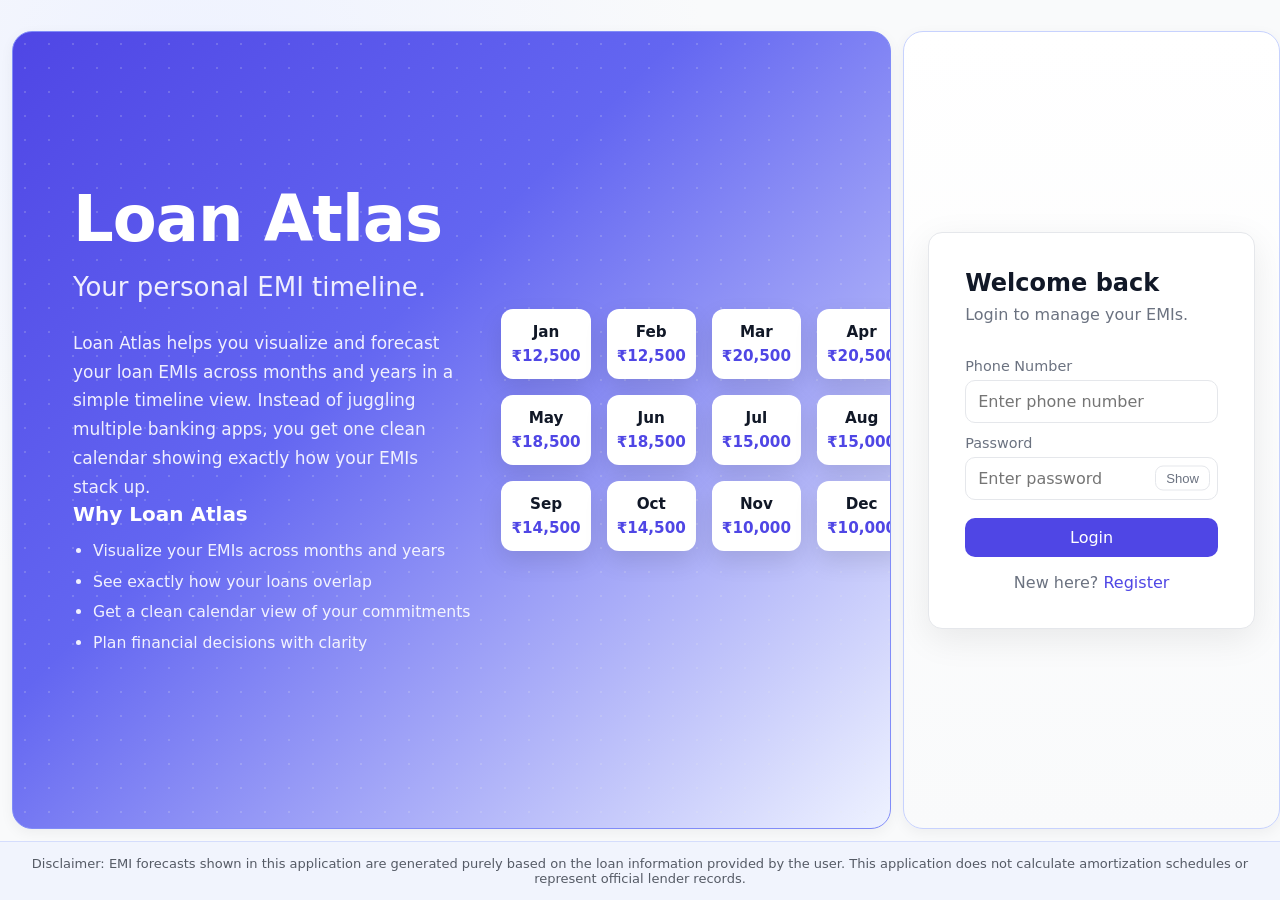
<file: src/main/resources/static/index.html>
﻿<!doctype html>
<html lang="en">
<head>
  <meta charset="UTF-8" />
  <meta name="viewport" content="width=device-width, initial-scale=1.0" />
  <title>Loan Atlas</title>
  <script>
    (function () {
      var token = localStorage.getItem('token');
      window.location.replace(token ? 'app.html' : 'login.html');
    })();
  </script>
</head>
<body></body>
</html>
</file>
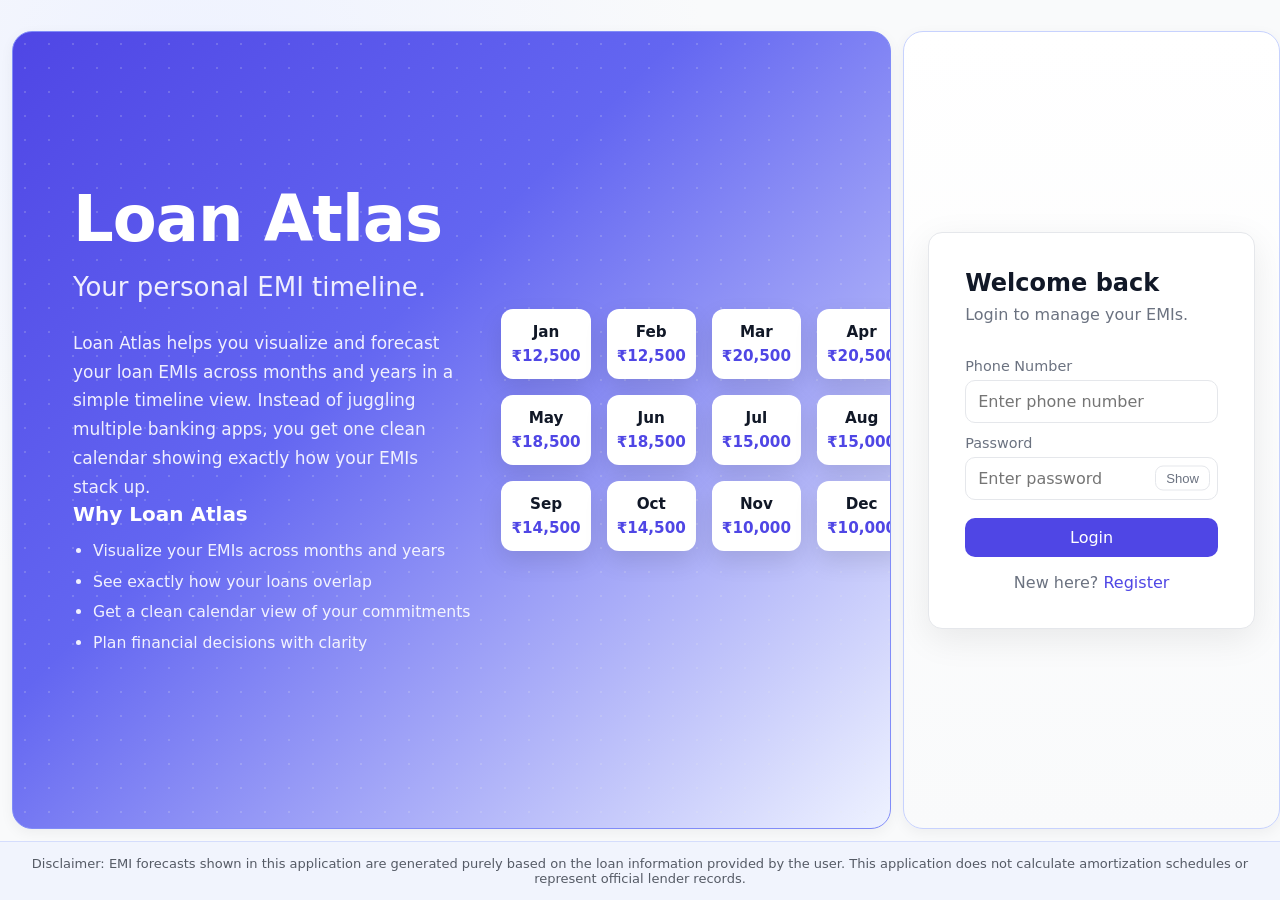
<file: src/main/resources/static/app.html>
﻿<!doctype html>
<html lang="en">
<head>
  <meta charset="UTF-8" />
  <meta name="viewport" content="width=device-width, initial-scale=1.0" />
  <title>Loan Atlas</title>
  <link rel="stylesheet" href="css/styles.css" />
</head>
<body class="app-page">
  <div id="alertContainer" class="alert-stack floating"></div>

  <div class="app-shell">
    <aside class="sidebar" id="sidebar">
      <div class="brand">Loan Atlas</div>
      <nav class="nav-menu">
        <button type="button" class="nav-item active" data-view="loans">Loans</button>
        <button type="button" class="nav-item" data-view="calendar">Calendar</button>
        <button type="button" class="nav-item logout" id="logoutBtn">Logout</button>
      </nav>
    </aside>

    <main class="main-content">
      <header class="topbar card">
        <button type="button" id="sidebarToggle" class="icon-btn" aria-label="Toggle menu">Menu</button>
        <div>
          <h1 id="viewTitle">Hi there, here are all your loans.</h1>
          <p class="muted" id="viewSubtitle">Add, update, close, or remove loans to keep your EMI timeline accurate.</p>
        </div>
      </header>

      <section id="loansSection" class="content-view">
        <div class="section-header">
          <h2>Your Loans</h2>
          <button id="addLoanBtn" class="btn btn-primary" type="button">Add Loan</button>
        </div>
        <div class="card table-wrap">
          <table class="data-table">
            <thead>
              <tr>
                <th>Loan Name</th>
                <th>Provider</th>
                <th>EMI Amount</th>
                <th>Start Date</th>
                <th>Tenure</th>
                <th>Status</th>
                <th>Details</th>
              </tr>
            </thead>
            <tbody id="loansTableBody"></tbody>
          </table>
        </div>
      </section>

      <section id="calendarSection" class="content-view hidden">
        <div class="section-header">
          <h2>Yearly EMI Forecast</h2>
          <div class="year-controls">
            <button type="button" class="btn btn-light year-nav-btn" id="prevYearBtn" aria-label="Previous year">&larr;</button>
            <span id="calendarYear" class="year-pill"></span>
            <button type="button" class="btn btn-light year-nav-btn" id="nextYearBtn" aria-label="Next year">&rarr;</button>
          </div>
        </div>
        <div id="calendarGrid" class="calendar-grid"></div>
      </section>

      <footer class="global-footer">
        Disclaimer: EMI forecasts shown in this application are generated purely based on the loan information provided by the user. This application does not calculate amortization schedules or represent official lender records.
      </footer>
    </main>
  </div>

  <div class="modal hidden" id="loanModal" role="dialog" aria-modal="true" aria-labelledby="loanModalTitle">
    <div class="modal-card">
      <div class="modal-head">
        <h3 id="loanModalTitle">Add Loan</h3>
        <button type="button" class="icon-btn" data-close-modal="loanModal">X</button>
      </div>
      <form id="loanForm" novalidate>
        <input type="hidden" id="loanId" />

        <label class="field-label" for="loanName">Loan Name</label>
        <input id="loanName" name="loanName" type="text" required />

        <label class="field-label" for="providerName">Provider Name</label>
        <input id="providerName" name="providerName" type="text" required />
        <div class="loan-inline-grid">
          <div>
            <label class="field-label" for="emiAmount">EMI Amount</label>
            <input id="emiAmount" name="emiAmount" type="number" min="1" step="0.01" required />
          </div>
          <div>
            <label class="field-label" for="startDate">Start Date</label>
            <input id="startDate" name="startDate" type="date" required />
          </div>
          <div>
            <label class="field-label" for="tenureMonths">Tenure (months)</label>
            <input id="tenureMonths" name="tenureMonths" type="number" min="1" required />
          </div>
        </div>

        <div class="modal-actions">
          <button type="button" class="btn btn-light" data-close-modal="loanModal">Cancel</button>
          <button id="loanSubmitBtn" type="submit" class="btn btn-primary">Save</button>
        </div>
      </form>
    </div>
  </div>

  <div class="modal hidden" id="closeLoanModal" role="dialog" aria-modal="true" aria-labelledby="closeLoanTitle">
    <div class="modal-card">
      <div class="modal-head">
        <h3 id="closeLoanTitle">Close Loan</h3>
        <button type="button" class="icon-btn" data-close-modal="closeLoanModal">X</button>
      </div>
      <form id="closeLoanForm" novalidate>
        <input type="hidden" id="closeLoanId" />

        <label class="field-label" for="closedDate">Closed Date</label>
        <input id="closedDate" name="closedDate" type="date" required />

        <div class="modal-actions">
          <button type="button" class="btn btn-light" data-close-modal="closeLoanModal">Cancel</button>
          <button id="closeLoanSubmitBtn" type="submit" class="btn btn-primary">Close Loan</button>
        </div>
      </form>
    </div>
  </div>

  <div class="modal hidden" id="monthModal" role="dialog" aria-modal="true" aria-labelledby="monthModalTitle">
    <div class="modal-card">
      <div class="modal-head">
        <h3 id="monthModalTitle">Month Breakdown</h3>
        <button type="button" class="icon-btn" data-close-modal="monthModal">X</button>
      </div>
      <div class="card table-wrap inner month-breakdown-wrap">
        <table class="data-table">
          <thead>
            <tr>
              <th>Loan Name</th>
              <th>EMI Amount</th>
            </tr>
          </thead>
          <tbody id="monthBreakdownBody"></tbody>
        </table>
      </div>
    </div>
  </div>

  <script type="module">
    import { initUi, bindAppNavigation } from './js/ui.js';
    import { requireAuth, logout, loadCurrentUser } from './js/auth.js';
    import { initLoans } from './js/loans.js';
    import { initCalendar } from './js/calendar.js';

    requireAuth();
    initUi();

    const loansApi = initLoans();
    const calendarApi = initCalendar();
    let userName = 'there';

    const headerMap = {
      loans: {
        title: () => `Hi ${userName}, here are all your loans.`,
        subtitle: 'Add, update, close, or remove loans to keep your EMI timeline accurate.'
      },
      calendar: {
        title: () => `Hi ${userName}, here is your Loan EMI calendar.`,
        subtitle: 'See how your EMIs are distributed across the year.'
      }
    };

    function updateHeader(view) {
      const title = document.getElementById('viewTitle');
      const subtitle = document.getElementById('viewSubtitle');
      const config = headerMap[view] || headerMap.loans;
      title.textContent = config.title();
      subtitle.textContent = config.subtitle;
    }

    bindAppNavigation(async (view) => {
      updateHeader(view);
      if (view === 'loans') {
        await loansApi.load();
      }
      if (view === 'calendar') {
        await calendarApi.loadYear();
      }
    });

    document.getElementById('logoutBtn').addEventListener('click', logout);

    loadCurrentUser().then((user) => {
      if (user && user.name) {
        userName = user.name;
      }
      updateHeader('loans');
    });

    loansApi.load();
  </script>
</body>
</html>
</file>
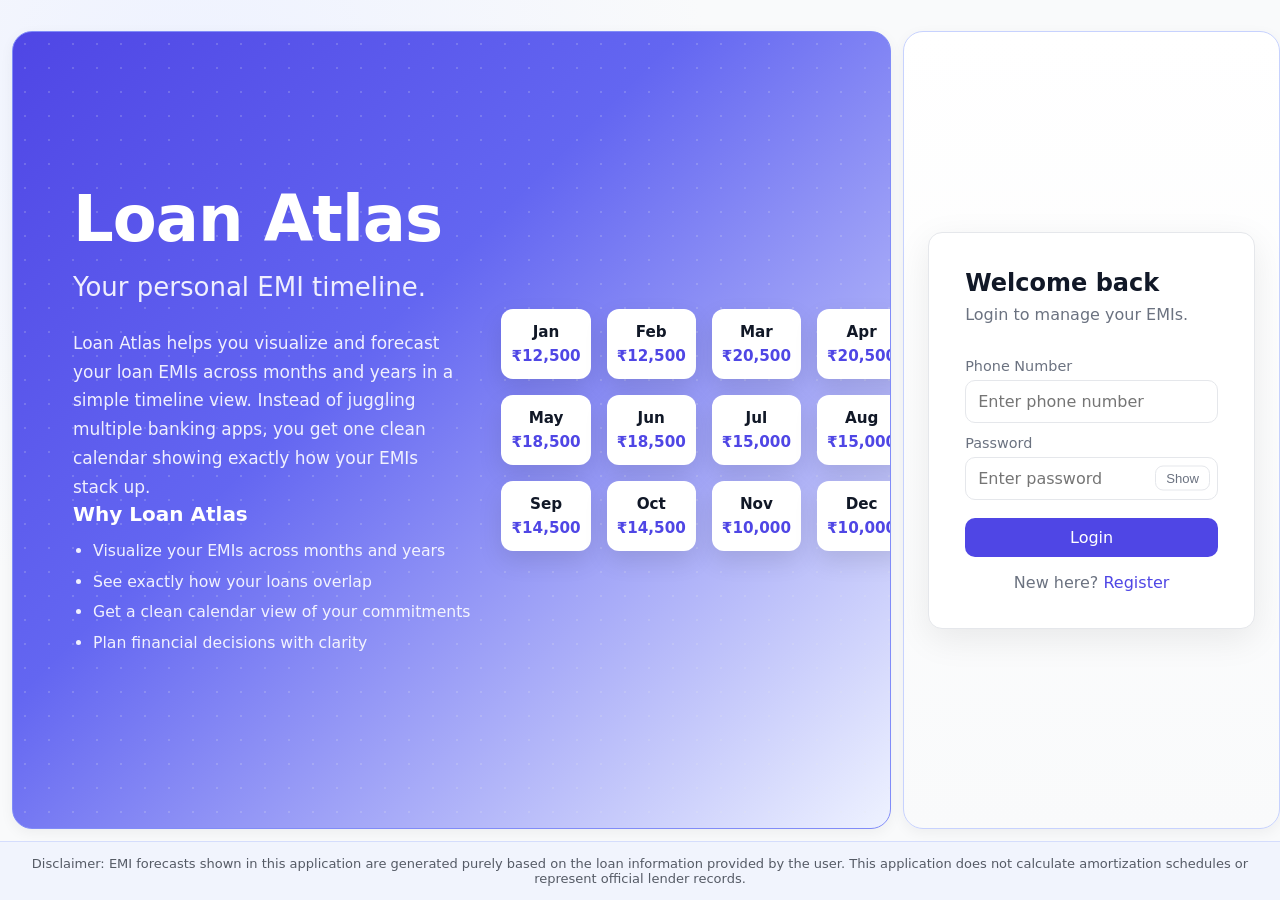
<file: src/main/resources/static/loan-details.html>
<!doctype html>
<html lang="en">
<head>
  <meta charset="UTF-8" />
  <meta name="viewport" content="width=device-width, initial-scale=1.0" />
  <title>Loan Details | Loan Atlas</title>
  <link rel="stylesheet" href="css/styles.css" />
</head>
<body class="details-page">
  <div id="alertContainer" class="alert-stack floating"></div>

  <main class="details-shell">
    <header class="topbar card">
      <button type="button" id="backToLoansBtn" class="btn btn-light">Back</button>
      <div>
        <h1>Loan Details</h1>
        <p class="muted">View and manage this loan record.</p>
      </div>
    </header>

    <section class="card details-card">
      <div class="details-grid">
        <div class="details-item"><p class="key">Loan Name</p><p class="value" id="detailLoanName">-</p></div>
        <div class="details-item"><p class="key">Provider Name</p><p class="value" id="detailProviderName">-</p></div>
        <div class="details-item"><p class="key">EMI Amount</p><p class="value" id="detailEmiAmount">-</p></div>
        <div class="details-item"><p class="key">Start Date</p><p class="value" id="detailStartDate">-</p></div>
        <div class="details-item"><p class="key">Tenure Months</p><p class="value" id="detailTenureMonths">-</p></div>
        <div class="details-item"><p class="key">End Date</p><p class="value" id="detailEndDate">-</p></div>
        <div class="details-item"><p class="key">Closed Date</p><p class="value" id="detailClosedDate">-</p></div>
        <div class="details-item"><p class="key">Status</p><p class="value" id="detailStatus">-</p></div>
        <div class="details-item"><p class="key">Created At</p><p class="value" id="detailCreatedAt">-</p></div>
        <div class="details-item"><p class="key">Updated At</p><p class="value" id="detailUpdatedAt">-</p></div>
      </div>

      <div class="details-actions">
        <button id="detailEditBtn" class="btn btn-primary" type="button">Edit Loan</button>
        <button id="detailCloseBtn" class="btn btn-light" type="button">Close Loan</button>
        <button id="detailDeleteBtn" class="btn btn-danger" type="button">Delete Loan</button>
      </div>
    </section>
  </main>

  <footer class="global-footer">
    Disclaimer: EMI forecasts shown in this application are generated purely based on the loan information provided by the user. This application does not calculate amortization schedules or represent official lender records.
  </footer>

  <div class="modal hidden" id="loanModal" role="dialog" aria-modal="true" aria-labelledby="loanModalTitle">
    <div class="modal-card">
      <div class="modal-head">
        <h3 id="loanModalTitle">Edit Loan</h3>
        <button type="button" class="icon-btn" data-close-modal="loanModal">X</button>
      </div>
      <form id="loanForm" novalidate>
        <input type="hidden" id="loanId" />

        <label class="field-label" for="loanName">Loan Name</label>
        <input id="loanName" name="loanName" type="text" required />

        <label class="field-label" for="providerName">Provider Name</label>
        <input id="providerName" name="providerName" type="text" required />

        <div class="loan-inline-grid">
          <div>
            <label class="field-label" for="emiAmount">EMI Amount</label>
            <input id="emiAmount" name="emiAmount" type="number" min="1" step="0.01" required />
          </div>
          <div>
            <label class="field-label" for="startDate">Start Date</label>
            <input id="startDate" name="startDate" type="date" required />
          </div>
          <div>
            <label class="field-label" for="tenureMonths">Tenure (months)</label>
            <input id="tenureMonths" name="tenureMonths" type="number" min="1" required />
          </div>
        </div>

        <div class="modal-actions">
          <button type="button" class="btn btn-light" data-close-modal="loanModal">Cancel</button>
          <button id="loanSubmitBtn" type="submit" class="btn btn-primary">Save</button>
        </div>
      </form>
    </div>
  </div>

  <div class="modal hidden" id="closeLoanModal" role="dialog" aria-modal="true" aria-labelledby="closeLoanTitle">
    <div class="modal-card">
      <div class="modal-head">
        <h3 id="closeLoanTitle">Close Loan</h3>
        <button type="button" class="icon-btn" data-close-modal="closeLoanModal">X</button>
      </div>
      <form id="closeLoanForm" novalidate>
        <input type="hidden" id="closeLoanId" />

        <label class="field-label" for="closedDate">Closed Date</label>
        <input id="closedDate" name="closedDate" type="date" required />

        <div class="modal-actions">
          <button type="button" class="btn btn-light" data-close-modal="closeLoanModal">Cancel</button>
          <button id="closeLoanSubmitBtn" type="submit" class="btn btn-primary">Close Loan</button>
        </div>
      </form>
    </div>
  </div>

  <script type="module">
    import { requireAuth } from './js/auth.js';
    import { initUi } from './js/ui.js';
    import { initLoanDetailsPage } from './js/loans.js';

    requireAuth();
    initUi();
    initLoanDetailsPage();
  </script>
</body>
</html>
</file>
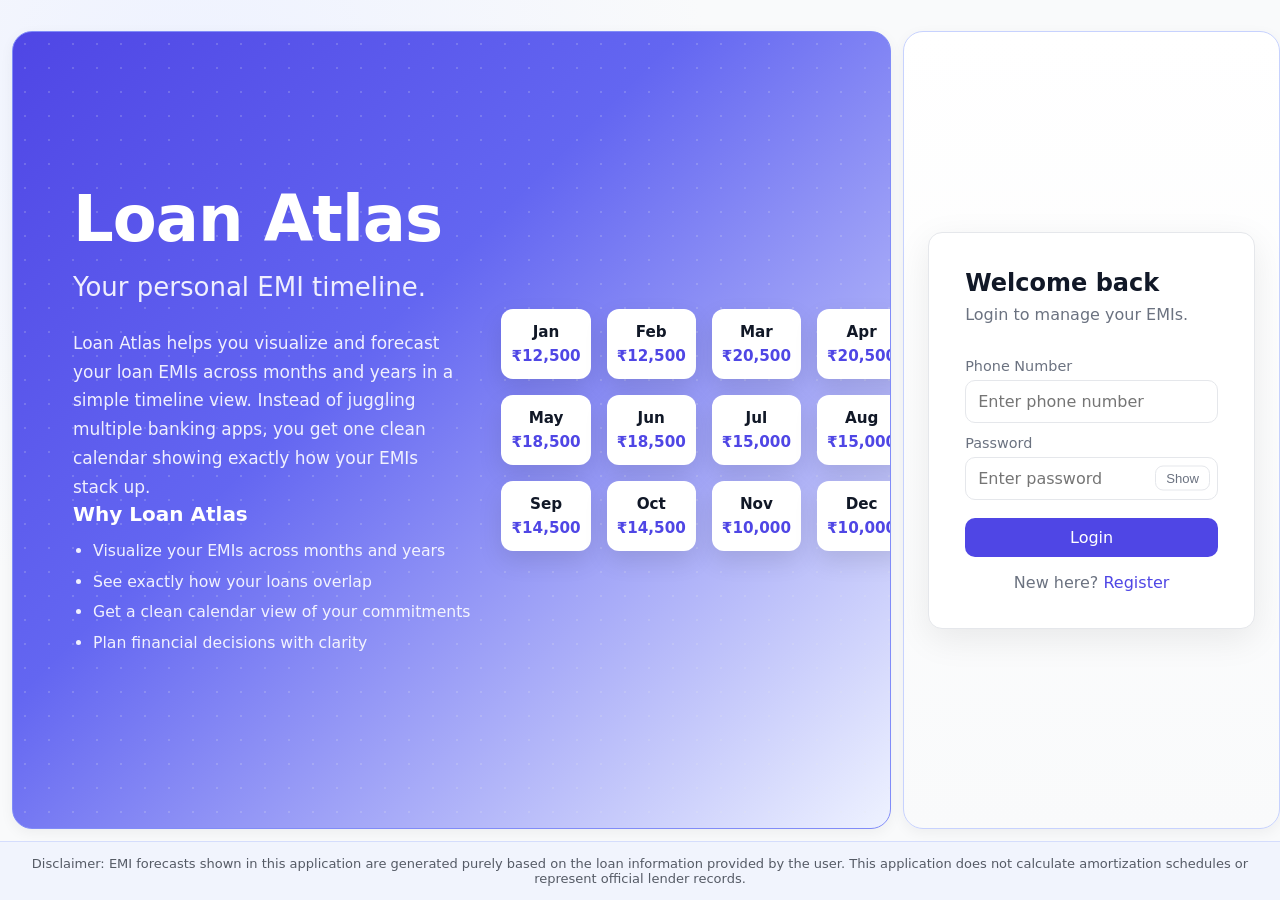
<file: src/main/resources/static/login.html>
﻿﻿<!doctype html>
<html lang="en">
<head>
  <meta charset="UTF-8" />
  <meta name="viewport" content="width=device-width, initial-scale=1.0" />
  <title>Login | Loan Atlas</title>
  <link rel="stylesheet" href="css/styles.css" />
</head>
<body class="auth-page login-page">
  <main class="auth-shell">
    <section class="auth-brand-panel">
      <div class="auth-brand-inner">
        <div class="brand-top">
          <h1>Loan Atlas</h1>
          <p class="tagline">Your personal EMI timeline.</p>
          <p class="brand-description">
            Loan Atlas helps you visualize and forecast your loan EMIs across months and years in a simple timeline view.
            Instead of juggling multiple banking apps, you get one clean calendar showing exactly how your EMIs stack up.
          </p>
          <div class="why-loan-atlas">
            <h3>Why Loan Atlas</h3>
            <ul class="benefits-list">
              <li>Visualize your EMIs across months and years</li>
              <li>See exactly how your loans overlap</li>
              <li>Get a clean calendar view of your commitments</li>
              <li>Plan financial decisions with clarity</li>
            </ul>
          </div>
        </div>

        <div class="calendar-preview">
          <div class="calendar-preview-grid">
            <div class="mini-month-card"><div class="month-name">Jan</div><div class="emi-total">₹12,500</div></div>
            <div class="mini-month-card"><div class="month-name">Feb</div><div class="emi-total">₹12,500</div></div>
            <div class="mini-month-card"><div class="month-name">Mar</div><div class="emi-total">₹20,500</div></div>
            <div class="mini-month-card"><div class="month-name">Apr</div><div class="emi-total">₹20,500</div></div>
            <div class="mini-month-card"><div class="month-name">May</div><div class="emi-total">₹18,500</div></div>
            <div class="mini-month-card"><div class="month-name">Jun</div><div class="emi-total">₹18,500</div></div>
            <div class="mini-month-card"><div class="month-name">Jul</div><div class="emi-total">₹15,000</div></div>
            <div class="mini-month-card"><div class="month-name">Aug</div><div class="emi-total">₹15,000</div></div>
            <div class="mini-month-card"><div class="month-name">Sep</div><div class="emi-total">₹14,500</div></div>
            <div class="mini-month-card"><div class="month-name">Oct</div><div class="emi-total">₹14,500</div></div>
            <div class="mini-month-card"><div class="month-name">Nov</div><div class="emi-total">₹10,000</div></div>
            <div class="mini-month-card"><div class="month-name">Dec</div><div class="emi-total">₹10,000</div></div>
          </div>
        </div>
      </div>
    </section>

    <section class="auth-form-panel">
      <div class="auth-container">
        <section class="card auth-card">
          <h2>Welcome back</h2>
          <p class="muted">Login to manage your EMIs.</p>

          <div id="alertContainer" class="alert-stack"></div>

          <form id="loginForm" novalidate>
            <label class="field-label" for="phoneNumber">Phone Number</label>
            <input id="phoneNumber" name="phoneNumber" type="tel" required placeholder="Enter phone number" />

            <label class="field-label" for="password">Password</label>
            <div class="password-field">
              <input id="password" name="password" type="password" required placeholder="Enter password" />
              <button type="button" class="toggle-password-btn" data-toggle-password data-target="password">Show</button>
            </div>

            <button class="btn btn-primary btn-block" type="submit" id="loginBtn">Login</button>
          </form>

          <p class="auth-link-row">New here? <a href="register.html">Register</a></p>
        </section>
      </div>
    </section>
  </main>

  <footer class="global-footer auth-footer">
    Disclaimer: EMI forecasts shown in this application are generated purely based on the loan information provided by the user. This application does not calculate amortization schedules or represent official lender records.
  </footer>

  <script type="module">
    import { handleLoginPage } from './js/auth.js';
    handleLoginPage();
  </script>
</body>
</html>
</file>
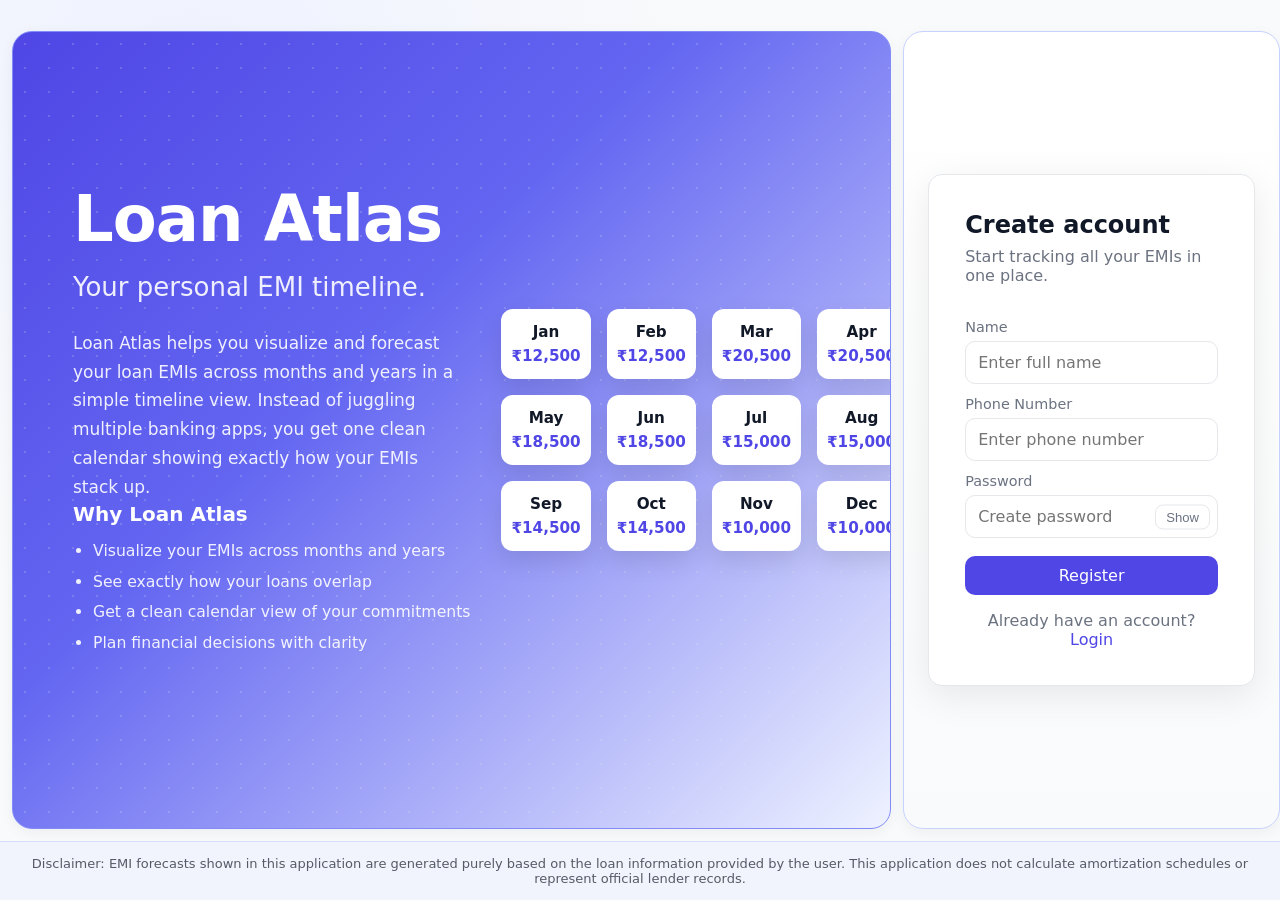
<file: src/main/resources/static/register.html>
﻿﻿<!doctype html>
<html lang="en">
<head>
  <meta charset="UTF-8" />
  <meta name="viewport" content="width=device-width, initial-scale=1.0" />
  <title>Register | Loan Atlas</title>
  <link rel="stylesheet" href="css/styles.css" />
</head>
<body class="auth-page login-page">
  <main class="auth-shell">
    <section class="auth-brand-panel">
      <div class="auth-brand-inner">
        <div class="brand-top">
          <h1>Loan Atlas</h1>
          <p class="tagline">Your personal EMI timeline.</p>
          <p class="brand-description">
            Loan Atlas helps you visualize and forecast your loan EMIs across months and years in a simple timeline view.
            Instead of juggling multiple banking apps, you get one clean calendar showing exactly how your EMIs stack up.
          </p>
          <div class="why-loan-atlas">
            <h3>Why Loan Atlas</h3>
            <ul class="benefits-list">
              <li>Visualize your EMIs across months and years</li>
              <li>See exactly how your loans overlap</li>
              <li>Get a clean calendar view of your commitments</li>
              <li>Plan financial decisions with clarity</li>
            </ul>
          </div>
        </div>

        <div class="calendar-preview">
          <div class="calendar-preview-grid">
            <div class="mini-month-card"><div class="month-name">Jan</div><div class="emi-total">₹12,500</div></div>
            <div class="mini-month-card"><div class="month-name">Feb</div><div class="emi-total">₹12,500</div></div>
            <div class="mini-month-card"><div class="month-name">Mar</div><div class="emi-total">₹20,500</div></div>
            <div class="mini-month-card"><div class="month-name">Apr</div><div class="emi-total">₹20,500</div></div>
            <div class="mini-month-card"><div class="month-name">May</div><div class="emi-total">₹18,500</div></div>
            <div class="mini-month-card"><div class="month-name">Jun</div><div class="emi-total">₹18,500</div></div>
            <div class="mini-month-card"><div class="month-name">Jul</div><div class="emi-total">₹15,000</div></div>
            <div class="mini-month-card"><div class="month-name">Aug</div><div class="emi-total">₹15,000</div></div>
            <div class="mini-month-card"><div class="month-name">Sep</div><div class="emi-total">₹14,500</div></div>
            <div class="mini-month-card"><div class="month-name">Oct</div><div class="emi-total">₹14,500</div></div>
            <div class="mini-month-card"><div class="month-name">Nov</div><div class="emi-total">₹10,000</div></div>
            <div class="mini-month-card"><div class="month-name">Dec</div><div class="emi-total">₹10,000</div></div>
          </div>
        </div>
      </div>
    </section>

    <section class="auth-form-panel">
      <div class="auth-container">
        <section class="card auth-card">
          <h2>Create account</h2>
          <p class="muted">Start tracking all your EMIs in one place.</p>

          <div id="alertContainer" class="alert-stack"></div>

          <form id="registerForm" novalidate>
            <label class="field-label" for="name">Name</label>
            <input id="name" name="name" type="text" required placeholder="Enter full name" />

            <label class="field-label" for="phoneNumber">Phone Number</label>
            <input id="phoneNumber" name="phoneNumber" type="tel" required placeholder="Enter phone number" />

            <label class="field-label" for="password">Password</label>
            <div class="password-field">
              <input id="password" name="password" type="password" required minlength="6" placeholder="Create password" />
              <button type="button" class="toggle-password-btn" data-toggle-password data-target="password">Show</button>
            </div>

            <button class="btn btn-primary btn-block" type="submit" id="registerBtn">Register</button>
          </form>

          <p class="auth-link-row">Already have an account? <a href="login.html">Login</a></p>
        </section>
      </div>
    </section>
  </main>

  <footer class="global-footer auth-footer">
    Disclaimer: EMI forecasts shown in this application are generated purely based on the loan information provided by the user. This application does not calculate amortization schedules or represent official lender records.
  </footer>

  <script type="module">
    import { handleRegisterPage } from './js/auth.js';
    handleRegisterPage();
  </script>
</body>
</html>
</file>
<file: src/main/resources/static/css/styles.css>
:root {
  --primary: #4f46e5;
  --bg: #f9fafb;
  --card: #ffffff;
  --text: #111827;
  --muted: #6b7280;
  --border: #e5e7eb;
  --radius: 12px;
  --shadow: 0 4px 14px rgba(0, 0, 0, 0.05);
}

* {
  box-sizing: border-box;
}

body {
  margin: 0;
  font-family: Inter, system-ui, sans-serif;
  color: var(--text);
  background: radial-gradient(circle at 15% 10%, #eef2ff 0%, var(--bg) 38%);
}

h1, h2, h3, p {
  margin: 0;
}

.muted {
  color: var(--muted);
}

.hidden {
  display: none !important;
}

.card {
  background: var(--card);
  border: 1px solid var(--border);
  border-radius: var(--radius);
  box-shadow: var(--shadow);
  transition: box-shadow 0.2s ease, transform 0.2s ease;
}

.field-label {
  display: block;
  font-size: 0.9rem;
  color: var(--muted);
  margin: 12px 0 6px;
}

input {
  width: 100%;
  border: 1px solid var(--border);
  background: #fff;
  border-radius: 10px;
  padding: 11px 12px;
  font: inherit;
  outline: none;
}

input:focus {
  border-color: var(--primary);
  box-shadow: 0 0 0 3px rgba(79, 70, 229, 0.12);
}

.password-field {
  position: relative;
}

.password-field input {
  padding-right: 72px;
}

.toggle-password-btn {
  position: absolute;
  right: 8px;
  top: 50%;
  transform: translateY(-50%);
  border: 1px solid var(--border);
  background: #fff;
  color: var(--muted);
  border-radius: 8px;
  padding: 4px 10px;
  font-size: 0.82rem;
  cursor: pointer;
}

.btn {
  border: 0;
  border-radius: 10px;
  padding: 10px 16px;
  font: inherit;
  cursor: pointer;
  transition: transform 0.18s ease, box-shadow 0.18s ease, background-color 0.18s ease;
}

.btn:hover:not(:disabled) {
  transform: translateY(-1px);
  box-shadow: 0 8px 16px rgba(0, 0, 0, 0.08);
}

.btn:disabled {
  opacity: 0.7;
  cursor: not-allowed;
}

.btn-primary {
  background: var(--primary);
  color: #fff;
}

.btn-light {
  border: 1px solid var(--border);
  background: #fff;
  color: var(--text);
}

.btn-danger {
  border: 1px solid #fecaca;
  background: #fff1f2;
  color: #be123c;
}

.btn-block {
  width: 100%;
  margin-top: 18px;
}

.icon-btn {
  width: 36px;
  height: 36px;
  border-radius: 10px;
  border: 1px solid var(--border);
  background: #fff;
  cursor: pointer;
}

.auth-page {
  height: 100vh;
  display: flex;
  flex-direction: column;
  overflow: hidden;
}

.auth-shell {
  flex: 1;
  display: grid;
  grid-template-columns: 70% 30%;
  min-height: 0;
  gap: 12px;
  padding: 12px;
  width: 100%;
}

.auth-brand-panel {
  position: relative;
  background: linear-gradient(
    135deg,
    #4f46e5 0%,
    #6366f1 40%,
    #eef2ff 100%
  );
  color: #fff;
  padding: 60px;
  display: flex;
  align-items: center;
  border-radius: 20px;
  border: 1px solid #818cf8;
  box-shadow: var(--shadow);
  overflow: hidden;
}

.auth-brand-panel::before {
  content: "";
  position: absolute;
  inset: 0;
  background-image: radial-gradient(#e5e7eb 1px, transparent 1px);
  background-size: 24px 24px;
  opacity: 0.2;
  pointer-events: none;
}

.auth-brand-inner {
  max-width: 600px;
  position: relative;
  z-index: 1;
}

.auth-brand-inner h1 {
  font-size: 56px;
  font-weight: 700;
  letter-spacing: -1px;
  line-height: 1.05;
  margin-bottom: 16px;
}

.auth-brand-inner .tagline {
  font-size: 22px;
  font-weight: 500;
  margin-top: 0;
  margin-bottom: 20px;
}

.auth-brand-inner p {
  font-size: 16px;
  line-height: 1.6;
  max-width: 540px;
  margin-top: 0;
  margin-bottom: 0;
  color: rgba(255, 255, 255, 0.9);
}

.brand-description {
  margin-bottom: 30px;
}

.feature-grid {
  display: grid;
  grid-template-columns: 1fr 1fr;
  gap: 32px;
  margin-top: 20px;
}

.feature-grid h3 {
  margin: 0 0 10px;
  font-size: 1.08rem;
  font-weight: 600;
  color: #ffffff;
}

.benefits-list {
  margin: 0 0 18px;
  padding-left: 20px;
}

.benefits-list li {
  margin-bottom: 8px;
  line-height: 1.45;
  color: rgba(255, 255, 255, 0.9);
}

.preview-card {
  margin-top: 8px;
  width: min(420px, 100%);
  background: #fff;
  color: #111827;
  border-radius: 12px;
  box-shadow: 0 15px 35px rgba(0, 0, 0, 0.12);
  padding: 24px;
}

.preview-row {
  display: flex;
  justify-content: space-between;
  align-items: center;
  padding: 8px 0;
  font-size: 0.95rem;
  border-bottom: 1px solid #eef2ff;
}

.preview-row:last-child {
  border-bottom: 0;
  padding-bottom: 0;
}

.preview-row strong {
  color: #3730a3;
  font-weight: 700;
}

.preview-row span {
  color: #374151;
}

.auth-form-panel {
  display: flex;
  align-items: center;
  justify-content: center;
  padding: 24px;
  border-radius: 20px;
  border: 1px solid #c7d2fe;
  background: linear-gradient(
    180deg,
    #ffffff 0%,
    #f9fafb 100%
  );
  box-shadow: var(--shadow);
}

.auth-container {
  width: 100%;
  max-width: 420px;
}

.auth-card {
  padding: 36px;
  border-radius: 14px;
  box-shadow: 0 10px 35px rgba(0, 0, 0, 0.08);
}

.auth-card h2 {
  font-size: 1.5rem;
  margin-bottom: 8px;
}

.auth-card .muted {
  margin-bottom: 22px;
}

.auth-link-row {
  margin-top: 14px;
  color: var(--muted);
  text-align: center;
}

.auth-link-row a {
  color: var(--primary);
  text-decoration: none;
}

.login-page .auth-brand-inner {
  display: grid;
  grid-template-columns: minmax(0, 1.2fr) minmax(0, 1fr);
  gap: 34px;
  align-items: center;
  height: 100%;
  width: 100%;
  max-width: 100%;
}

.login-page .brand-top {
  min-width: 0;
}

.login-page .calendar-preview {
  min-width: 0;
  display: flex;
  flex-direction: column;
  justify-content: flex-start;
  align-items: center;
}

.login-page .brand-description {
  max-width: 620px;
  font-size: 17px;
  line-height: 1.7;
}

.login-page .benefits-list {
  max-width: 620px;
}

.login-page .benefits-list li {
  white-space: nowrap;
  font-size: 0.98rem;
}

.login-page .auth-brand-inner h1 {
  font-size: 64px;
  line-height: 1;
}

.login-page .auth-brand-inner .tagline {
  font-size: 26px;
}

.login-page .why-loan-atlas h3 {
  font-size: 1.25rem;
  margin-bottom: 14px;
}

.login-page .calendar-preview-grid {
  display: grid;
  grid-template-columns: repeat(4, 1fr);
  grid-template-rows: repeat(3, auto);
  gap: 16px;
  width: 100%;
  max-width: 560px;
  margin: 0 auto;
}

.login-page .mini-month-card {
  background: #ffffff;
  border-radius: 12px;
  padding: 14px 10px;
  text-align: center;
  font-size: 13px;
  box-shadow: 0 10px 24px rgba(0, 0, 0, 0.1);
}

.login-page .mini-month-card .month-name {
  font-weight: 600;
  color: #111827;
  font-size: 0.95rem;
}

.login-page .mini-month-card .emi-total {
  margin-top: 6px;
  color: #4f46e5;
  font-weight: 600;
  font-size: 0.95rem;
}

.auth-card .btn-primary {
  transition: 0.2s ease;
}

.auth-card .btn-primary:hover:not(:disabled) {
  transform: translateY(-1px);
  box-shadow: 0 4px 12px rgba(0, 0, 0, 0.12);
}

.app-shell {
  min-height: 100vh;
  display: grid;
  grid-template-columns: 240px 1fr;
}

.sidebar {
  border-right: 1px solid var(--border);
  background: #fcfcff;
  padding: 20px 14px;
  display: flex;
  flex-direction: column;
}

.brand {
  font-weight: 700;
  font-size: 1.15rem;
  margin-bottom: 22px;
  padding: 0 10px;
}

.nav-menu {
  display: flex;
  flex-direction: column;
  gap: 8px;
  flex: 1;
}

.nav-item {
  text-align: left;
  border: 1px solid transparent;
  border-radius: 10px;
  padding: 10px;
  cursor: pointer;
  background: transparent;
  color: var(--text);
  font: inherit;
}

.nav-item.active {
  background: #eef2ff;
  border-color: #c7d2fe;
  color: #3730a3;
}

.nav-item.logout {
  margin-top: auto;
}

.main-content {
  padding: 20px;
  display: flex;
  flex-direction: column;
  gap: 16px;
}

.topbar {
  display: flex;
  align-items: center;
  gap: 12px;
  padding: 16px;
}

.topbar h1 {
  font-size: 1.25rem;
}

#sidebarToggle {
  display: none;
}

.content-view {
  display: block;
}

.section-header {
  display: flex;
  justify-content: space-between;
  align-items: center;
  margin-bottom: 12px;
  gap: 10px;
}

.table-wrap {
  overflow-x: auto;
}

.table-wrap.inner {
  border: none;
  box-shadow: none;
  padding: 0;
}

.month-breakdown-wrap {
  overflow: visible;
}

.month-breakdown-wrap .data-table {
  min-width: 0;
}

.data-table {
  width: 100%;
  border-collapse: collapse;
  min-width: 720px;
}

.data-table th,
.data-table td {
  padding: 14px 12px;
  border-bottom: 1px solid var(--border);
  text-align: left;
  font-size: 0.94rem;
}

.data-table th {
  color: var(--muted);
  font-weight: 600;
  background: #fcfcff;
}

.chip {
  display: inline-block;
  border-radius: 999px;
  padding: 4px 10px;
  font-size: 0.8rem;
  border: 1px solid #d1d5db;
}

.chip.active {
  background: #ecfeff;
  color: #155e75;
  border-color: #a5f3fc;
}

.chip.closed {
  background: #f3f4f6;
  color: #374151;
}

.year-controls {
  display: flex;
  align-items: center;
  gap: 8px;
}

.year-pill {
  min-width: 76px;
  text-align: center;
  padding: 8px 12px;
  border-radius: 10px;
  border: 1px solid #c7d2fe;
  background: #eef2ff;
  color: #3730a3;
  font-weight: 700;
}

.year-nav-btn {
  min-width: 40px;
  font-size: 1rem;
  font-weight: 700;
  padding: 8px 10px;
}

.calendar-grid {
  display: grid;
  grid-template-columns: repeat(4, minmax(180px, 1fr));
  gap: 14px;
}

.month-tile {
  border: 1px solid var(--border);
  border-radius: var(--radius);
  background: #fff;
  box-shadow: var(--shadow);
  padding: 20px;
  cursor: pointer;
  text-align: left;
  min-height: 140px;
  display: flex;
  flex-direction: column;
  justify-content: space-between;
  transition: transform 0.2s ease, box-shadow 0.2s ease;
}

.month-tile:hover {
  transform: translateY(-2px);
  box-shadow: 0 12px 20px rgba(0, 0, 0, 0.08);
}

.month-name {
  font-size: 1.2rem;
  font-weight: 700;
}

.month-amount {
  font-size: 1.4rem;
  font-weight: 700;
  color: var(--primary);
}

.modal {
  position: fixed;
  inset: 0;
  display: grid;
  place-items: center;
  background: rgba(17, 24, 39, 0.45);
  padding: 20px;
  z-index: 20;
}

.modal-card {
  width: min(620px, 100%);
  background: #fff;
  border-radius: var(--radius);
  border: 1px solid var(--border);
  box-shadow: 0 20px 36px rgba(15, 23, 42, 0.2);
  padding: 18px;
}

.modal-head {
  display: flex;
  justify-content: space-between;
  align-items: center;
  margin-bottom: 10px;
}

.loan-inline-grid {
  display: grid;
  grid-template-columns: repeat(3, minmax(0, 1fr));
  gap: 10px;
}

.modal-actions {
  display: flex;
  justify-content: flex-end;
  gap: 8px;
  margin-top: 16px;
}

.details-page {
  min-height: 100vh;
  display: flex;
  flex-direction: column;
}

.details-shell {
  flex: 1;
  max-width: 980px;
  width: 100%;
  margin: 0 auto;
  padding: 20px;
  display: flex;
  flex-direction: column;
  gap: 16px;
}

.details-card {
  padding: 18px;
}

.details-grid {
  display: grid;
  grid-template-columns: repeat(2, minmax(0, 1fr));
  gap: 14px;
}

.details-item {
  border: 1px solid var(--border);
  border-radius: 10px;
  padding: 12px;
  background: #fff;
}

.details-item .key {
  font-size: 0.85rem;
  color: var(--muted);
  margin-bottom: 4px;
}

.details-item .value {
  font-weight: 600;
}

.details-actions {
  display: flex;
  gap: 10px;
  flex-wrap: wrap;
  justify-content: flex-end;
  margin-top: 14px;
}

.alert-stack {
  display: grid;
  gap: 8px;
  margin-bottom: 12px;
}

.alert-stack.floating {
  position: fixed;
  top: 14px;
  right: 14px;
  width: min(360px, calc(100% - 28px));
  z-index: 30;
  margin-bottom: 0;
}

.alert {
  border-radius: 10px;
  border: 1px solid transparent;
  padding: 10px 12px;
  font-size: 0.92rem;
}

.alert.error {
  background: #fff1f2;
  border-color: #fecdd3;
  color: #9f1239;
}

.alert.success {
  background: #f0fdf4;
  border-color: #bbf7d0;
  color: #166534;
}

.alert.info {
  background: #eff6ff;
  border-color: #bfdbfe;
  color: #1d4ed8;
}

.global-footer {
  text-align: center;
  font-size: 0.78rem;
  color: #9ca3af;
  padding: 12px 16px;
}

.auth-footer {
  background: #eef2ff;
  color: #111827;
  font-size: 13px;
  opacity: 0.7;
  border-top: 1px solid #c7d2fe;
  padding: 14px;
  text-align: center;
}

@media (max-width: 1040px) {
  .calendar-grid {
    grid-template-columns: repeat(3, minmax(140px, 1fr));
  }
}

@media (max-width: 900px) {
  .auth-page {
    height: auto;
    min-height: 100vh;
    overflow: auto;
  }

  .auth-shell {
    grid-template-columns: 1fr;
    min-height: auto;
  }

  .auth-brand-panel {
    min-height: 320px;
    padding: 40px 24px;
  }

  .auth-brand-inner h1 {
    font-size: 44px;
  }

  .auth-brand-inner .tagline {
    font-size: 20px;
  }

  .feature-grid {
    grid-template-columns: 1fr;
    gap: 18px;
  }

  .login-page .calendar-preview-grid {
    grid-template-columns: repeat(3, 1fr);
  }

  .login-page .auth-brand-inner {
    grid-template-columns: 1fr;
    gap: 20px;
  }

  .login-page .auth-brand-inner h1 {
    font-size: 50px;
  }

  .login-page .auth-brand-inner .tagline {
    font-size: 22px;
  }
}

@media (max-width: 840px) {
  .app-shell {
    grid-template-columns: 1fr;
  }

  .sidebar {
    position: fixed;
    top: 0;
    left: -260px;
    width: 240px;
    height: 100vh;
    z-index: 25;
    transition: left 0.2s ease;
  }

  body.sidebar-open .sidebar {
    left: 0;
  }

  #sidebarToggle {
    display: inline-flex;
    align-items: center;
    justify-content: center;
  }

  .main-content {
    padding: 16px;
  }

  .calendar-grid {
    grid-template-columns: repeat(2, minmax(130px, 1fr));
  }

  .loan-inline-grid {
    grid-template-columns: 1fr;
  }

  .details-grid {
    grid-template-columns: 1fr;
  }
}

@media (max-width: 540px) {
  .section-header {
    flex-direction: column;
    align-items: flex-start;
  }

  .year-controls {
    width: 100%;
  }

  .year-pill {
    flex: 1;
  }

  .calendar-grid {
    grid-template-columns: repeat(2, minmax(120px, 1fr));
  }
}
</file>
